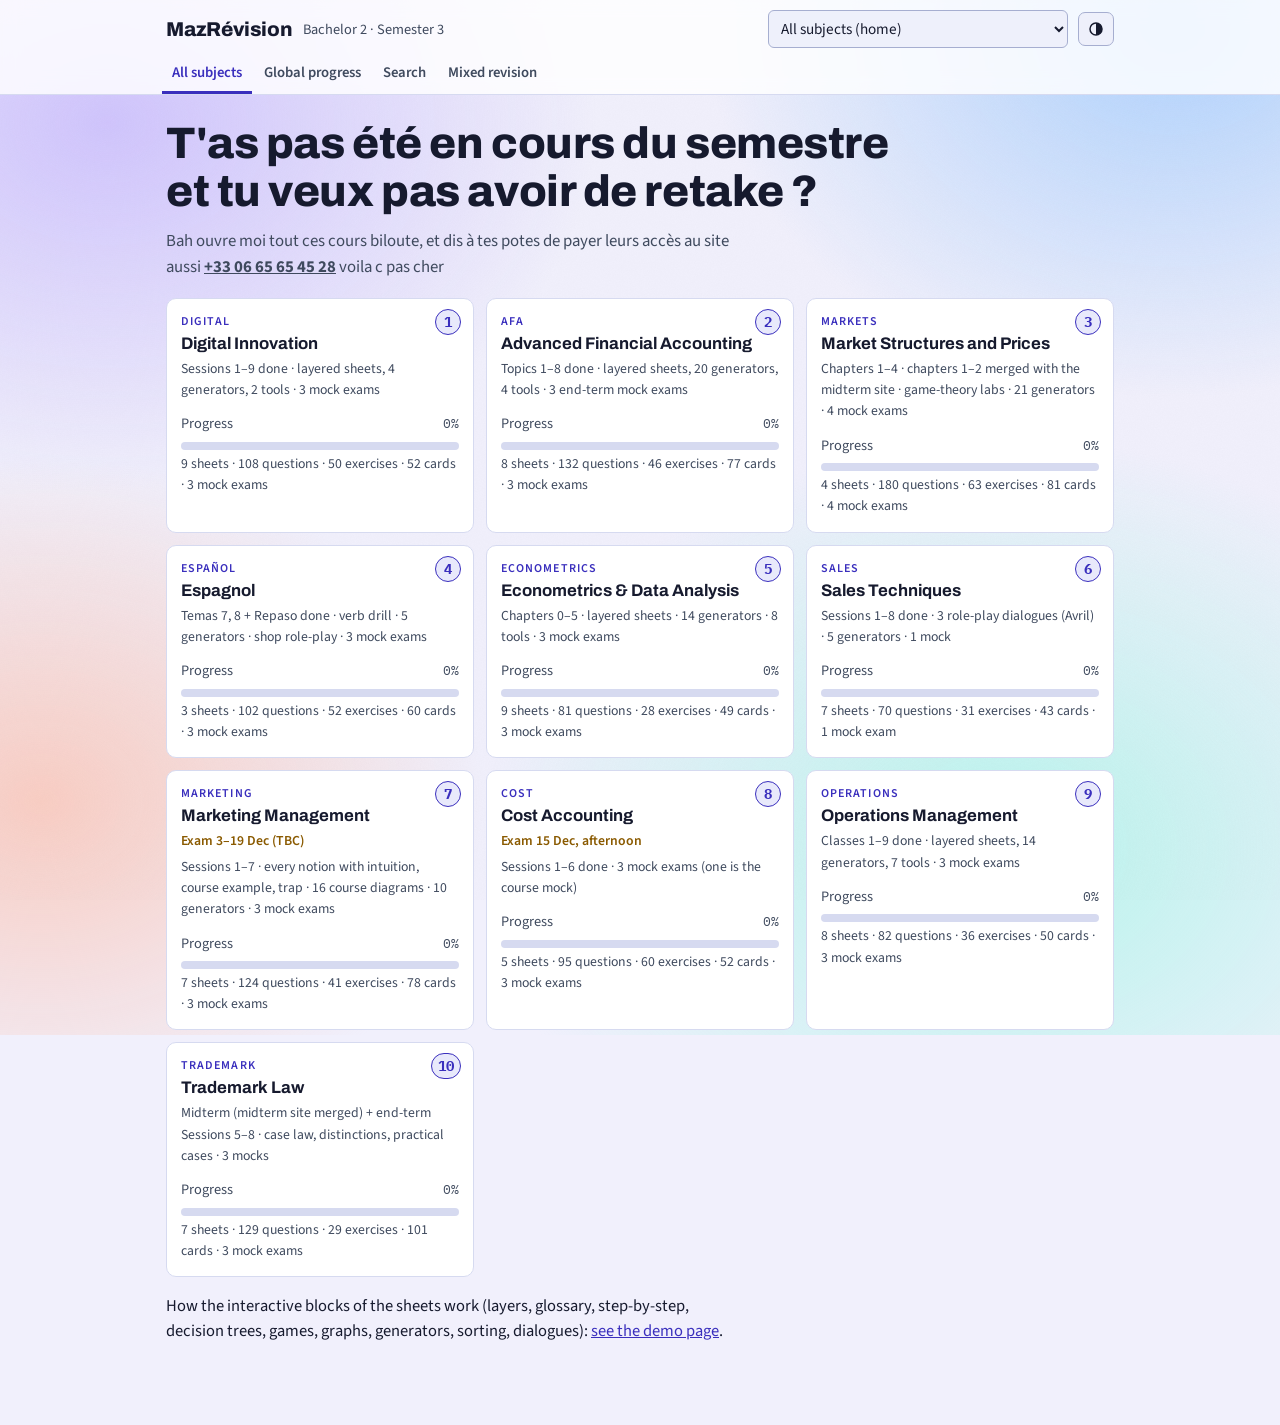
<file: site/index.html>
<!doctype html>
<html lang="en">
<head>
<meta charset="utf-8">
<meta name="viewport" content="width=device-width,initial-scale=1,viewport-fit=cover">
<title>MazRévision</title>
<!-- theme chosen with the header toggle, applied before the first paint -->
<script>try{var p=JSON.parse(localStorage.getItem('revledger:prefs')||'{}');if(p.theme==='light'||p.theme==='dark')document.documentElement.setAttribute('data-theme',p.theme)}catch(e){}</script>
<link rel="preconnect" href="https://fonts.googleapis.com">
<link rel="preconnect" href="https://fonts.gstatic.com" crossorigin>
<link rel="stylesheet" href="https://fonts.googleapis.com/css2?family=Archivo:wght@500;700;800&family=Source+Sans+3:ital,wght@0,400;0,600;0,700;1,400&family=IBM+Plex+Mono:wght@400;500&display=swap">
<link rel="stylesheet" href="assets/style.css">
</head>
<body>
<header class="top" id="top"></header>
<main id="main"><noscript><p>This site needs JavaScript to run.</p></noscript></main>

<!-- 1. Engine (always first) -->
<script src="assets/engine.js"></script>
<script src="assets/widgets.js"></script>

<!-- 2. Catalogue: the ten subjects (name, short name). Display order = SUBJECT_ORDER in assets/engine.js (exam order), not this list. A subject without a loaded file shows as "not added yet". -->
<script>
Rev.catalog([
  {slug:'digital-innovation',    name:'Digital Innovation',              short:'Digital'},
  {slug:'afa',                   name:'Advanced Financial Accounting',   short:'AFA'},
  {slug:'market-structures',     name:'Market Structures and Price',     short:'Markets'},
  {slug:'espagnol',              name:'Espagnol',                        short:'Español'},
  {slug:'econometrics',          name:'Econometrics & Data Analysis',    short:'Econometrics'},
  {slug:'sales-techniques',      name:'Sales Techniques',                short:'Sales'},
  {slug:'marketing-management',  name:'Marketing Management',            short:'Marketing'},
  {slug:'cost-accounting',       name:'Cost Accounting',                 short:'Cost'},
  {slug:'operations-management', name:'Operations Management',           short:'Operations'},
  {slug:'trademark-law',         name:'Trademark Law',                   short:'Trademark'}
]);
</script>

<!-- 3. Shared modules (before the subjects that use them) -->
<script src="modules/accounting.js"></script>
<script src="modules/law.js"></script>

<!-- 4. Subjects: one tag per file in subjects/ (any order: the display order comes from SUBJECT_ORDER) -->
<script src="subjects/digital-innovation.js"></script>
<script src="subjects/afa.js"></script>
<script src="subjects/market-structures.js"></script>
<script src="subjects/espagnol.js"></script>
<script src="subjects/econometrics.js"></script>
<script src="subjects/sales-techniques.js"></script>
<script src="subjects/marketing-management.js"></script>
<script src="subjects/cost-accounting.js"></script>
<script src="subjects/operations-management.js"></script>
<script src="subjects/trademark-law.js"></script>

<!-- 5. Site-wide pages across all subjects (#search, #mixed) -->
<script src="assets/hub.js"></script>
</body>
</html>
</file>
<file: site/assets/style.css>
/* MazRévision: shared design, taken from the AFA Revision Ledger.
   Every colour is a token on :root, redefined for dark mode (system setting, or the header toggle through data-theme).
   Layout: sticky header (brand, subject selector, theme toggle, section tabs), single reading column (max 980px). */
:root{
  --paper:#eef0fb; --surface:#ffffff; --ink:#161a2e; --muted:#3f4a5e; --rule:#d6daf0; --rule-strong:#a6aed0;
  --ledger:#3a2fbd; --ledger-soft:#e8e9fb; --debit:#1f4c8c; --credit:#a3342b;
  --ok:#1f7a45; --ok-soft:#e2f3e8; --bad:#b0352a; --bad-soft:#f8e4e1; --warn:#8a5a00; --warn-soft:#fbf0d9;
  --f-display:"Archivo","Helvetica Neue",Arial,sans-serif;
  --f-body:"Source Sans 3","Segoe UI",system-ui,sans-serif;
  --f-mono:"IBM Plex Mono",ui-monospace,"SFMono-Regular",Menlo,monospace;
  color-scheme:light;
}
@media (prefers-color-scheme: dark){:root:not([data-theme="light"]){
  --paper:#0b1026; --surface:#141b36; --ink:#e8ecf8; --muted:#b4bdd8; --rule:#283056; --rule-strong:#475184;
  --ledger:#bcc8ff; --ledger-soft:#232a5c; --debit:#86aef0; --credit:#ef8f84;
  --ok:#5fcb8a; --ok-soft:#163223; --bad:#f0897d; --bad-soft:#3a1d1a; --warn:#e5b65c; --warn-soft:#352a14; color-scheme:dark}}
:root[data-theme="dark"]{
  --paper:#0b1026; --surface:#141b36; --ink:#e8ecf8; --muted:#b4bdd8; --rule:#283056; --rule-strong:#475184;
  --ledger:#bcc8ff; --ledger-soft:#232a5c; --debit:#86aef0; --credit:#ef8f84;
  --ok:#5fcb8a; --ok-soft:#163223; --bad:#f0897d; --bad-soft:#3a1d1a; --warn:#e5b65c; --warn-soft:#352a14; color-scheme:dark}

/* ===== BACKGROUND (mesh gradient): the only place to change the colours of the page background =====
   --bg-base = flat colour under the blobs (also the fallback); --bg-1..4 = the four blobs (violet, blue, turquoise, pink/coral).
   Light theme here, dark theme in the two dark blocks right below. Drift speed: --bg-drift. */
:root{
  --bg-base:#f1f0fc; --bg-1:rgba(196,181,253,.75); --bg-2:rgba(147,197,253,.70); --bg-3:rgba(153,246,228,.65); --bg-4:rgba(253,186,164,.65);
  --bg-grain:.05; --bg-drift:55s; --glass:rgba(255,255,255,.82);
}
@media (prefers-color-scheme: dark){:root:not([data-theme="light"]){
  --bg-base:#0a0f26; --bg-1:rgba(109,52,214,.40); --bg-2:rgba(37,99,235,.36); --bg-3:rgba(20,184,166,.24); --bg-4:rgba(236,72,153,.22);
  --bg-grain:.07; --glass:rgba(20,27,54,.80)}}
:root[data-theme="dark"]{
  --bg-base:#0a0f26; --bg-1:rgba(109,52,214,.40); --bg-2:rgba(37,99,235,.36); --bg-3:rgba(20,184,166,.24); --bg-4:rgba(236,72,153,.22);
  --bg-grain:.07; --glass:rgba(20,27,54,.80)}
body{background:var(--bg-base)}
/* fixed layers behind everything: blobs (drifting) and grain (static); no blur filter, no fixed attachment */
body::before,body::after{content:"";position:fixed;pointer-events:none;z-index:-1}
body::before{inset:-15%;
  background:
    radial-gradient(42% 45% at 18% 22%,var(--bg-1),transparent 70%),
    radial-gradient(40% 45% at 82% 14%,var(--bg-2),transparent 70%),
    radial-gradient(45% 50% at 72% 84%,var(--bg-3),transparent 70%),
    radial-gradient(38% 42% at 14% 80%,var(--bg-4),transparent 70%);
  will-change:transform}
body::after{inset:0;opacity:var(--bg-grain);background-image:url("data:image/svg+xml,%3Csvg xmlns='http://www.w3.org/2000/svg' width='160' height='160'%3E%3Cfilter id='n'%3E%3CfeTurbulence type='fractalNoise' baseFrequency='.85' numOctaves='2' stitchTiles='stitch'/%3E%3CfeColorMatrix values='0 0 0 0 .5 0 0 0 0 .5 0 0 0 0 .5 0 0 0 1 0'/%3E%3C/filter%3E%3Crect width='160' height='160' filter='url(%23n)'/%3E%3C/svg%3E")}
@media (prefers-reduced-motion:no-preference){body::before{animation:bg-drift var(--bg-drift) ease-in-out infinite alternate}}
@keyframes bg-drift{from{transform:translate3d(-2%,-1.5%,0) scale(1)}to{transform:translate3d(2.5%,2%,0) scale(1.06)}}
@media print{body::before,body::after{display:none}}
*{box-sizing:border-box}
html{-webkit-text-size-adjust:100%;text-size-adjust:100%}
body{margin:0;color:var(--ink);font-family:var(--f-body);font-size:16.5px;line-height:1.55;padding-bottom:env(safe-area-inset-bottom,0px)}
img{max-width:100%}
[hidden]{display:none!important}
a{color:var(--ledger)}
.sr-only{position:absolute;width:1px;height:1px;padding:0;margin:-1px;overflow:hidden;clip:rect(0,0,0,0);white-space:nowrap;border:0}

/* ---------- header ---------- */
header.top{position:sticky;top:0;z-index:10;background:var(--surface);border-bottom:1px solid var(--rule);padding-top:env(safe-area-inset-top,0px)}
.top-inner{max-width:980px;margin:0 auto;padding:10px 16px 0;display:flex;flex-direction:column;gap:6px}
.bar-row{display:flex;align-items:center;gap:10px;min-width:0}
.brand{flex:none;color:var(--ink);text-decoration:none;font-family:var(--f-display);font-weight:800;font-size:1.25rem;letter-spacing:-.01em;white-space:nowrap}
.tagline{flex:1 1 0;min-width:0;color:var(--muted);font-size:.9rem;white-space:nowrap;overflow:hidden;text-overflow:ellipsis;padding-top:3px}
.home-btn{flex:none;display:inline-flex;align-items:center;gap:6px;height:34px;padding:0 10px;border:1px solid var(--rule-strong);border-radius:7px;background:var(--paper);color:var(--ink);font:600 .9rem var(--f-body);text-decoration:none}
.home-btn svg{width:18px;height:18px;flex:none}.home-btn:hover{border-color:var(--ledger);color:var(--ledger)}
.leave-box{border-color:var(--warn);background:var(--warn-soft);margin:0 0 16px}.leave-box p{margin:0 0 10px}.leave-box .row{display:flex;gap:8px;flex-wrap:wrap}
.subj-sel{margin-left:auto;flex:0 1 300px;min-width:0}
.theme-btn{flex:none;display:inline-grid;place-items:center;width:36px;height:34px;padding:0;border:1px solid var(--rule-strong);border-radius:7px;background:var(--paper);color:var(--ink);cursor:pointer}
.theme-btn svg{width:18px;height:18px}
nav.tabs{display:flex;gap:2px;overflow-x:auto;scrollbar-width:thin;margin:0 -4px}
nav.tabs a{font:600 .92rem var(--f-body);color:var(--muted);text-decoration:none;border-bottom:3px solid transparent;padding:8px 10px;white-space:nowrap}
nav.tabs a[aria-current="page"]{color:var(--ledger);border-bottom-color:var(--ledger)}
nav.tabs a:hover{color:var(--ink)}
@media (max-width:700px){.tagline{display:none}.subj-sel{flex:1 1 auto;max-width:none}}
@media (max-width:420px){.brand{font-size:1.02rem}.home-btn{width:36px;padding:0;justify-content:center}.home-btn span{display:none}}
a:focus-visible,button:focus-visible,select:focus-visible,input:focus-visible,summary:focus-visible,[tabindex]:focus-visible{outline:2px solid var(--ledger);outline-offset:2px}

@supports ((backdrop-filter:blur(8px)) or (-webkit-backdrop-filter:blur(8px))){header.top{background:var(--glass);-webkit-backdrop-filter:blur(10px);backdrop-filter:blur(10px)}}

/* ---------- reading column and sheet typography ---------- */
main{max-width:980px;margin:0 auto;padding-inline:16px;padding-block:24px 64px}
h2{font-family:var(--f-display);font-weight:800;font-size:1.75rem;line-height:1.15;margin:0 0 6px;text-wrap:balance;letter-spacing:-.01em}
h3{font-family:var(--f-display);font-weight:700;font-size:1.2rem;margin:34px 0 10px;text-wrap:balance;padding-top:14px;border-top:1px solid var(--rule)}
h4{font-family:var(--f-display);font-weight:700;font-size:1rem;margin:18px 0 6px}
p,li{max-width:72ch}
ul,ol{padding-left:1.25em;margin:8px 0}
li{margin:3px 0}
.lede{color:var(--muted);font-size:1.05rem;margin:0 0 18px}
.eyebrow{font:600 .75rem var(--f-body);text-transform:uppercase;letter-spacing:.09em;color:var(--ledger)}
code,.num{font-family:var(--f-mono);font-size:.92em}
.formula{font-family:var(--f-mono);font-size:.92rem;background:var(--ledger-soft);border-left:3px solid var(--ledger);padding:10px 12px;margin:10px 0;border-radius:0 6px 6px 0;overflow-x:auto;white-space:pre-wrap}
.trap{background:var(--warn-soft);border:1px solid color-mix(in srgb,var(--warn) 35%,transparent);border-radius:8px;padding:10px 14px;margin:14px 0}
.trap>b:first-child{color:var(--warn);font-size:.78rem;text-transform:uppercase;letter-spacing:.08em;display:block;margin-bottom:2px}
.note{background:var(--surface);border:1px dashed var(--rule-strong);border-radius:8px;padding:10px 14px;margin:14px 0;color:var(--muted);font-size:.95rem}
.note b:first-child{color:var(--ink)}
.tbl{overflow-x:auto;margin:10px 0}
table{border-collapse:collapse;font-size:.95rem;min-width:100%}
th,td{padding:6px 10px;border-bottom:1px solid var(--rule);text-align:left;vertical-align:top}
th{font:600 .78rem var(--f-body);text-transform:uppercase;letter-spacing:.06em;color:var(--muted);border-bottom:1px solid var(--rule-strong)}
td.n,th.n{text-align:right;font-family:var(--f-mono);font-variant-numeric:tabular-nums;white-space:nowrap}
table.je{background:var(--surface);border:1px solid var(--rule);border-radius:6px}
table.je td.dr{color:var(--debit)} table.je td.cr{color:var(--credit)}
table.je td.acc.credit{padding-left:34px}
table.je td.type{font-family:var(--f-mono);font-size:.82rem;color:var(--muted);white-space:nowrap}
.ex{background:var(--surface);border:1px solid var(--rule);border-left:4px solid var(--debit);border-radius:0 8px 8px 0;margin:14px 0;padding:0 14px}
.ex>.ex-h{padding:10px 0 6px;font-weight:600;display:flex;gap:8px;align-items:baseline;flex-wrap:wrap;border-bottom:1px solid var(--rule);margin-bottom:8px}
.ex>.ex-h .tag{margin-left:auto;font:500 .72rem var(--f-mono);color:var(--muted);white-space:nowrap;text-transform:uppercase;letter-spacing:.04em}
.ex>.ex-b{padding:0 0 12px}
.ex>.ex-b>:first-child{margin-top:0}
.grid2{display:grid;grid-template-columns:repeat(auto-fit,minmax(260px,1fr));gap:14px}
.grid2>*{min-width:0}
.panel{background:var(--surface);border:1px solid var(--rule);border-radius:10px;padding:14px 16px}
.panel h4{margin-top:0}
.panel .meta{color:var(--muted);font-size:.88rem;margin:8px 0 0}
.pill{display:inline-block;font:600 .72rem var(--f-body);letter-spacing:.05em;text-transform:uppercase;padding:2px 8px;border-radius:99px;background:var(--ledger-soft);color:var(--ledger)}
.pill.src{background:transparent;border:1px solid var(--rule-strong);color:var(--muted)}
.btn{font:600 .95rem var(--f-body);border-radius:7px;padding:8px 14px;border:1px solid var(--ledger);background:var(--ledger);color:var(--surface);cursor:pointer}
a.btn,label.btn{text-decoration:none;display:inline-block}
.btn.ghost{background:transparent;color:var(--ledger)}
.btn.small{padding:5px 10px;font-size:.85rem}
.btn:disabled{opacity:.45;cursor:default}
.row{display:flex;gap:10px;flex-wrap:wrap;align-items:center}
select,input[type=text]{font:inherit;font-size:.95rem;color:var(--ink);background:var(--paper);border:1px solid var(--rule-strong);border-radius:6px;padding:6px 8px;max-width:100%}
.filters{display:flex;gap:8px;flex-wrap:wrap;margin:6px 0 16px}
.chip{font:600 .85rem var(--f-body);border:1px solid var(--rule-strong);background:var(--surface);color:var(--muted);border-radius:99px;padding:5px 12px;cursor:pointer}
a.chip{text-decoration:none;display:inline-block}
.chip[aria-pressed="true"],.chip[aria-current="page"]{background:var(--ledger);border-color:var(--ledger);color:var(--surface)}
.ok-t{color:var(--ok)} .ko-t{color:var(--bad)}
.done-mark{color:var(--ok);font-weight:600}

/* ---------- home, overview and sheet navigation ---------- */
.toc{display:grid;grid-template-columns:repeat(auto-fit,minmax(210px,1fr));gap:12px;margin:16px 0}
.toc a,.toc button{text-align:left;font:inherit;color:var(--ink);text-decoration:none;background:var(--surface);border:1px solid var(--rule);border-radius:10px;padding:14px;cursor:pointer;display:flex;flex-direction:column;gap:4px;min-width:0}
.toc a:hover,.toc button:hover{border-color:var(--ledger)}
.toc b{font-family:var(--f-display);font-size:1.02rem}
.toc small{color:var(--muted)}
.toc small.done-mark{color:var(--ok)}
.subjects{display:grid;grid-template-columns:repeat(auto-fill,minmax(260px,1fr));gap:12px;margin:16px 0}
.subj{display:flex;flex-direction:column;gap:4px;background:var(--surface);border:1px solid var(--rule);border-radius:10px;padding:14px;color:var(--ink);text-decoration:none;min-width:0}
.subj:hover{border-color:var(--ledger)}
.subj b{font-family:var(--f-display);font-size:1.05rem;line-height:1.25}
.subj small{color:var(--muted)}
.subj .stat{margin:8px 0 2px}
.subj.todo{background:transparent;border-style:dashed}
.subj.todo b{color:var(--muted)}
.sheetnav{display:flex;gap:8px;flex-wrap:wrap;align-items:center;margin:0 0 20px}
.sheetnav .pill{margin-left:auto}
.pager{display:flex;gap:10px;flex-wrap:wrap;align-items:center;margin-top:36px;padding-top:14px;border-top:1px solid var(--rule)}
.pager .nav{margin-left:auto;display:flex;gap:8px;flex-wrap:wrap}
hr.sep{border:0;border-top:2px solid var(--rule-strong);margin:40px 0}

/* ---------- quiz and exercises ---------- */
.qcard{background:var(--surface);border:1px solid var(--rule);border-radius:12px;padding:18px}
.qmeta{display:flex;gap:8px;flex-wrap:wrap;align-items:center;margin-bottom:10px;color:var(--muted);font-size:.85rem}
.qtext{font-size:1.08rem;font-weight:600;margin:0 0 12px;white-space:pre-line}
.opts{display:flex;flex-direction:column;gap:8px}
.opt{text-align:left;font:inherit;color:var(--ink);background:var(--paper);border:1px solid var(--rule-strong);border-radius:8px;padding:9px 12px;cursor:pointer;display:flex;gap:10px}
.opt .k{font-family:var(--f-mono);color:var(--muted)}
.opt:hover:not(:disabled){border-color:var(--ledger)}
.opt[aria-pressed="true"]{background:var(--ledger-soft);border-color:var(--ledger)}
.opt.right{background:var(--ok-soft);border-color:var(--ok)}
.opt.wrong{background:var(--bad-soft);border-color:var(--bad)}
.opt:disabled{cursor:default}
.feedback{margin-top:14px;padding:12px 14px;border-radius:8px;background:var(--paper);border:1px solid var(--rule)}
.feedback.ok b.v{color:var(--ok)} .feedback.ko b.v{color:var(--bad)}
.score{font-family:var(--f-mono);font-size:.9rem;color:var(--muted)}
.drill{background:var(--surface);border:1px solid var(--rule);border-radius:12px;padding:16px;margin:0 0 16px}
.drill .prompt{margin:6px 0 12px}
.xcard .xtitle{color:var(--ink)}
.xstat{margin-left:auto}
.result{margin-top:10px;font-size:.95rem}
.result.ok{color:var(--ok)} .result.ko{color:var(--bad)}
.box:not(:empty){margin-top:12px}
.answer{margin:6px 0 10px}
.hint{font-size:.9rem;color:var(--muted);margin:8px 0 0}
.ansrow{display:flex;gap:8px;align-items:center;flex-wrap:wrap;margin-top:10px;font-weight:600}
.ansrow input{width:150px;font-family:var(--f-mono);text-align:right}
.ansrow input.txt{width:min(100%,340px);font-family:var(--f-body);text-align:left}
.ansrow .unit{color:var(--muted);font-weight:400}
input.good,select.good{background:var(--ok-soft);border-color:var(--ok)}
input.bad,select.bad{background:var(--bad-soft);border-color:var(--bad)}
input.warn{background:var(--warn-soft);border-color:var(--warn)}
.part{margin-top:14px;padding-top:10px;border-top:1px dashed var(--rule)}
.part-q{font-weight:600}
.part .ansrow{margin-top:6px}
.mrow{display:grid;grid-template-columns:minmax(0,1fr) minmax(0,1fr);gap:6px 12px;align-items:center;padding:7px 0;border-bottom:1px solid var(--rule)}
.mrow select{width:100%}
.mrow.good label{color:var(--ok)} .mrow.bad label{color:var(--bad)}
@media (max-width:560px){.mrow{grid-template-columns:minmax(0,1fr)}}
.olist{list-style:none;padding:0;margin:8px 0;display:flex;flex-direction:column;gap:6px}
.olist li{max-width:none;margin:0;display:flex;gap:10px;align-items:center;background:var(--paper);border:1px solid var(--rule-strong);border-radius:8px;padding:6px 8px}
.olist .n{font-family:var(--f-mono);color:var(--muted);min-width:1.4em;text-align:right}
.olist .t{flex:1;min-width:0}
.olist .mv{display:flex;gap:4px}
.olist .mv button{width:34px;height:32px;border:1px solid var(--rule-strong);border-radius:6px;background:var(--surface);color:var(--ink);cursor:pointer;font-size:1rem}
.olist .mv button:disabled{opacity:.35;cursor:default}
.olist li.good{background:var(--ok-soft);border-color:var(--ok)}
.olist li.bad{background:var(--bad-soft);border-color:var(--bad)}

/* ---------- flashcards ---------- */
.fc-wrap{display:flex;flex-direction:column;align-items:center;gap:14px}
.fc{width:100%;max-width:620px;min-height:220px;background:var(--surface);border:1px solid var(--rule-strong);border-radius:14px;padding:22px;display:flex;flex-direction:column;justify-content:center;cursor:pointer;position:relative;
  background-image:repeating-linear-gradient(to bottom,transparent 0,transparent 31px,var(--rule) 31px,var(--rule) 32px);background-position:0 54px}
.fc .side{position:absolute;top:10px;left:14px;font:600 .7rem var(--f-body);text-transform:uppercase;letter-spacing:.08em;color:var(--muted)}
.fc .face{font-size:1.15rem;white-space:pre-line;background:var(--surface);padding:2px 0}
.fc.back .face{font-size:1rem}

/* ---------- progress ---------- */
.bar{height:8px;background:var(--rule);border-radius:99px;overflow:hidden}
.bar>i{display:block;height:100%;background:var(--ledger)}
.stat{display:flex;justify-content:space-between;gap:10px;font-size:.9rem;color:var(--muted);margin:10px 0 4px}
.confirm{display:inline-flex;gap:8px;align-items:center;flex-wrap:wrap}
@media (prefers-reduced-motion:no-preference){.opt,.chip,.toc a,.toc button,.subj{transition:border-color .15s,background .15s}}

/* ---------- mock exams ---------- */
.mocklist{display:grid;grid-template-columns:repeat(auto-fit,minmax(260px,1fr));gap:14px;margin:16px 0}
.mock-card{display:flex;flex-direction:column}
.mock-card h4{margin:2px 0 0;font-size:1.1rem}
.mock-card p{margin:6px 0}
.mock-card .row{margin-top:auto;padding-top:10px}
.facts{display:grid;grid-template-columns:auto minmax(0,1fr);gap:4px 16px;margin:0 0 6px}
.facts dt{color:var(--muted);font-size:.92rem}
.facts dd{margin:0}
.qnav{display:flex;flex-wrap:wrap;gap:6px;margin:10px 0 18px}
.qnav button{min-width:34px;font:600 .82rem var(--f-mono);padding:5px 6px;border:1px solid var(--rule-strong);border-radius:6px;color:var(--muted);background:var(--surface);cursor:pointer}
.qnav button.done{background:var(--ledger-soft);border-color:var(--ledger);color:var(--ledger)}
.qnav button.full{background:var(--ok-soft);border-color:var(--ok);color:var(--ok)}
.qnav button.part,.qnav button.self{background:var(--warn-soft);border-color:var(--warn);color:var(--warn)}
.qnav button.zero{background:var(--bad-soft);border-color:var(--bad);color:var(--bad)}
.msec h3 .pill{vertical-align:middle}
.mq{scroll-margin-top:130px}
.mq .qmeta .pill{margin-left:auto}
.mq .prompt{overflow-x:auto}
.ppts{font-weight:400;color:var(--muted);font-size:.88rem;white-space:nowrap}
.part-a{margin:6px 0}
.mockbar{position:fixed;left:0;right:0;bottom:0;z-index:20;background:var(--surface);border-top:1px solid var(--rule-strong);padding:8px 16px calc(8px + env(safe-area-inset-bottom,0px));box-shadow:0 -4px 14px color-mix(in srgb,var(--ink) 8%,transparent)}
.mockbar-in{max-width:980px;margin:0 auto;display:flex;gap:6px 14px;align-items:center;flex-wrap:wrap}
.timer{font:600 1.2rem var(--f-mono);font-variant-numeric:tabular-nums}
.timer.low{color:var(--bad)}
.mockbar .answered{color:var(--muted);font-size:.9rem}
.mb-act{margin-left:auto}
.mock-spacer{height:110px}
.mock-score .scorebig{font:800 2.6rem/1.1 var(--f-display);margin:4px 0;font-variant-numeric:tabular-nums}
.mock-score .scorebig small{font-size:1.25rem;color:var(--muted);font-weight:700}
.warn-t{color:var(--warn)}
.mres:not(:empty){margin-top:14px;padding-top:10px;border-top:1px dashed var(--rule-strong)}
.verdict{font-weight:600;margin:0 0 8px}
.rubric-box{margin:8px 0}
.rubric{list-style:none;padding:0;margin:6px 0 0}
.rubric li{display:flex;gap:10px;align-items:flex-start;padding:5px 0;max-width:none;border-bottom:1px solid var(--rule)}
.rubric input{margin-top:5px;width:18px;height:18px;flex:none;accent-color:var(--ledger)}
.rubric label{flex:1;min-width:0}
.rubric .rp{font-family:var(--f-mono);font-size:.85rem;color:var(--muted);white-space:nowrap}
textarea{font:inherit;font-size:.95rem;color:var(--ink);background:var(--paper);border:1px solid var(--rule-strong);border-radius:6px;padding:8px 10px;width:100%;max-width:100%;resize:vertical;display:block}
textarea:focus-visible{outline:2px solid var(--ledger);outline-offset:2px}
.sheetlink{font-size:.92rem;margin:10px 0 0}
/* print version of a mock exam */
.print-doc{background:var(--surface);border:1px solid var(--rule);border-radius:10px;padding:20px;margin-top:16px}
.print-doc[data-mode="paper"] .print-key,.print-doc[data-mode="key"] .print-paper{display:none}
.print-key{margin-top:32px;padding-top:20px;border-top:2px dashed var(--rule-strong)}
.print-doc[data-mode="key"] .print-key{margin-top:0;padding-top:0;border-top:0}
.p-head{border-bottom:2px solid var(--ink);padding-bottom:8px;margin-bottom:14px}
.p-head p{margin:4px 0}
.p-q{margin:14px 0;padding-top:10px;border-top:1px solid var(--rule)}
.p-q h4{margin:0 0 6px;display:flex;flex-wrap:wrap;gap:2px 10px;align-items:baseline}
.p-q h4 span{margin-left:auto;font:500 .82rem var(--f-mono);color:var(--muted);text-align:right}
.p-opts{margin:6px 0 0;padding-left:1.8em}
.p-part{margin-top:10px}
.p-ans{margin:10px 0;display:flex;gap:8px;align-items:flex-end;flex-wrap:wrap}
.p-line{display:inline-block;width:min(160px,40vw);border-bottom:1px solid var(--ink);height:1.3em}
.p-lines{height:calc(var(--n,6) * 1.9em);background:repeating-linear-gradient(to bottom,transparent 0,transparent calc(1.9em - 1px),var(--rule-strong) calc(1.9em - 1px),var(--rule-strong) 1.9em)}
.p-order{list-style:none;padding:0}
.p-box{display:inline-block;width:1.7em;height:1.4em;border:1px solid var(--ink);border-radius:3px;vertical-align:middle;margin-right:8px}
table.p-je td{height:1.9em;border:1px solid var(--rule)}
@media print{
  :root,:root:not([data-theme="light"]),:root[data-theme="dark"]{
    --paper:#fff;--surface:#fff;--ink:#000;--muted:#444;--rule:#bbb;--rule-strong:#777;
    --ledger:#1b6a50;--ledger-soft:#eef5f1;--debit:#1f4c8c;--credit:#a3342b;
    --ok:#1f7a45;--ok-soft:#fff;--bad:#b0352a;--bad-soft:#fff;--warn:#8a5a00;--warn-soft:#fff;color-scheme:light}
  header.top,.noprint,.mockbar,.qnav{display:none!important}
  body{font-size:11pt;background:#fff}
  main{max-width:none;padding:0}
  .print-doc{border:0;padding:0;margin:0;border-radius:0}
  .print-key{break-before:page;border-top:0;margin-top:0;padding-top:0}
  .p-q,.formula,table,.answer{break-inside:avoid}
  h3{break-after:avoid}
  a{color:inherit;text-decoration:none}
  .tbl{overflow:visible}
}

/* ---------- interactive blocks (assets/widgets.js) ---------- */
.olist .grip{cursor:grab;color:var(--muted);touch-action:none;user-select:none;padding:2px 4px;font-size:1.05rem;line-height:1}
.olist li.dragging{opacity:.55;border-style:dashed}
.olist li.drop-before{box-shadow:0 -3px 0 var(--ledger)}
.olist li.drop-after{box-shadow:0 3px 0 var(--ledger)}
/* layered notion */
.notion{margin:0 0 8px}
.notion>h3{scroll-margin-top:120px}
.ess{background:var(--surface);border:1px solid var(--rule);border-left:4px solid var(--ledger);border-radius:0 10px 10px 0;padding:10px 14px;margin:8px 0 10px}
.ess-k{display:block;font:600 .7rem var(--f-body);text-transform:uppercase;letter-spacing:.09em;color:var(--ledger);margin-bottom:2px}
.ess p{margin:4px 0}
.layer{border:1px solid var(--rule);border-radius:8px;margin:8px 0;background:var(--surface)}
.layer>.lh{display:flex;gap:10px;align-items:baseline;flex-wrap:wrap;padding:8px 12px 4px;font-weight:600}
.layer .lk{font:600 .72rem var(--f-body);text-transform:uppercase;letter-spacing:.08em;padding:2px 8px;border-radius:99px;background:var(--ledger-soft);color:var(--ledger);white-space:nowrap}
.layer.l-understand{border-left:4px solid var(--ledger);border-radius:0 8px 8px 0}
.layer.l-example{border-left:4px solid var(--debit);border-radius:0 8px 8px 0}
.layer.l-example .lk{background:color-mix(in srgb,var(--debit) 14%,transparent);color:var(--debit)}
.layer.l-trap{border-left:4px solid var(--warn);border-radius:0 8px 8px 0;background:color-mix(in srgb,var(--warn-soft) 45%,var(--surface))}
.layer.l-trap .lk{background:var(--warn-soft);color:var(--warn)}
.layer .lt{font-weight:600;min-width:0}
.layer>.lb{padding:2px 14px 12px}
.layer>.lb>:first-child{margin-top:4px}
.layer .ex{border-left-width:1px;border-radius:8px}
.tryit{border:1px dashed var(--ledger);border-radius:10px;padding:10px 14px;margin:10px 0;background:var(--paper)}
.try-k{font:600 .72rem var(--f-body);text-transform:uppercase;letter-spacing:.09em;color:var(--ledger)}
.try-q{font-weight:600;margin:4px 0 8px}
.nstat{display:flex;gap:8px;flex-wrap:wrap;align-items:center;font-size:.88rem;color:var(--muted);margin:6px 0 4px}
.chip.warnchip[aria-pressed="true"]{background:var(--warn);border-color:var(--warn)}
.sheet-toc{background:var(--surface);border:1px solid var(--rule);border-radius:10px;padding:10px 14px;margin:0 0 18px}
.sheet-toc .toc-head{display:flex;gap:10px;align-items:center;justify-content:space-between;flex-wrap:wrap}
.sheet-toc ol{list-style:none;padding:0;margin:8px 0 0;display:grid;grid-template-columns:repeat(auto-fill,minmax(220px,1fr));gap:4px 14px}
.sheet-toc li{margin:0;max-width:none}
.sheet-toc li button{font:inherit;font-size:.92rem;color:var(--ledger);background:none;border:0;padding:3px 0;cursor:pointer;text-align:left;display:flex;gap:6px;width:100%}
.sheet-toc li button span:first-child{flex:1;min-width:0}
.sheet-toc .ns{color:var(--ok);font-weight:700}
h3[tabindex="-1"]:focus{outline:none}
/* glossary */
.gl{text-decoration:underline dotted var(--ledger);text-decoration-thickness:1.5px;text-underline-offset:3px;cursor:help}
.gl:focus-visible{outline:2px solid var(--ledger);outline-offset:1px;border-radius:2px}
.gl-pop{position:absolute;z-index:40;background:var(--surface);color:var(--ink);border:1px solid var(--rule-strong);border-radius:8px;padding:9px 12px;box-shadow:0 6px 22px color-mix(in srgb,var(--ink) 16%,transparent);font-size:.92rem;line-height:1.45;display:flex;flex-direction:column;gap:3px}
.gl-pop b{font-family:var(--f-display)}
.gl-pop a{font-size:.85rem}
dl.gloss{margin:0}
.gl-letter{font:800 1.1rem var(--f-display);color:var(--ledger);border-bottom:1px solid var(--rule);margin:18px 0 4px;padding-bottom:2px}
.gl-item{padding:6px 0;border-bottom:1px solid var(--rule)}
.gl-item dt{font-weight:700}
.gl-item dt small{font-weight:400;color:var(--muted)}
.gl-item dd{margin:2px 0 0;max-width:80ch}
.gl-topic{font-size:.85rem;white-space:nowrap}
/* shared */
.w{margin:12px 0}
.w-title{font-family:var(--f-display);font-weight:700;margin:0 0 8px}
.st-intro{margin:0 0 10px}
.stepper,.tree,.game,.play,.plotw,.genw,.dialog{background:var(--surface);border:1px solid var(--rule);border-radius:12px;padding:14px 16px}
.st-list{margin:10px 0;padding-left:1.4em}
.st-list li{margin:6px 0;max-width:none}
.st-new{animation:stIn .25s ease-out}
@keyframes stIn{from{opacity:0;transform:translateY(-3px)}to{opacity:1;transform:none}}
@media (prefers-reduced-motion:reduce){.st-new{animation:none}}
/* decision tree */
.crumbs{list-style:none;padding:0;margin:4px 0 10px;display:flex;flex-direction:column;gap:4px}
.crumbs li{margin:0;max-width:none}
.crumb{font:inherit;font-size:.9rem;text-align:left;color:var(--ink);background:var(--paper);border:1px solid var(--rule);border-left:3px solid var(--ledger);border-radius:0 6px 6px 0;padding:4px 10px;cursor:pointer;width:100%}
.crumb:disabled{cursor:default}
.crumb .cq{color:var(--muted)}
.tq{font-weight:700;margin:4px 0 8px}
.tree-end{border:1px solid var(--ok);background:var(--ok-soft);border-radius:10px;padding:10px 14px}
.te-c{font:700 1.08rem var(--f-display);margin:2px 0 6px}
.case-box{background:var(--paper);border:1px solid var(--rule-strong);border-radius:8px;padding:8px 12px;margin:0 0 10px}
.tree-map ul{margin:4px 0 4px 6px;padding-left:16px;border-left:1px solid var(--rule-strong)}
.tree-map li{margin:4px 0;max-width:none}
.tm-q{font-weight:600}
.tm-end{color:var(--ok);font-weight:600}
/* games */
.gtable td,.gtable th{text-align:center;white-space:nowrap;padding:6px 6px}
.gtable tbody th{text-align:left;color:var(--ink);text-transform:none;letter-spacing:0;font:600 .92rem var(--f-body)}
.gcell{font-family:var(--f-mono)}
.gcell[role="button"]{cursor:pointer}
.gcell.on{background:var(--ledger-soft);outline:2px solid var(--ledger);outline-offset:-2px}
.gcell.good{background:var(--ok-soft);outline:2px solid var(--ok);outline-offset:-2px}
.gcell.bad{background:var(--bad-soft);outline:2px solid var(--bad);outline-offset:-2px}
.gcell.miss{outline:2px dashed var(--ok);outline-offset:-2px}
.pay{font:600 .95rem var(--f-mono);min-width:1.7em;padding:3px 4px;border:1px solid transparent;border-radius:5px;background:none;cursor:pointer}
.pay.p-r{color:var(--debit)} .pay.p-c{color:var(--credit)}
.pay.on{text-decoration:underline;text-decoration-thickness:2px;text-underline-offset:3px;border-color:currentColor}
.pay.good{background:var(--ok-soft);border-color:var(--ok)}
.pay.bad{background:var(--bad-soft);border-color:var(--bad)}
.pay.miss{border:1px dashed var(--ok)}
/* graphs */
.plot{width:100%;height:auto;display:block;max-width:560px;font-family:var(--f-body)}
.plot .pg{stroke:var(--rule);stroke-width:.6}
.plot .pax{stroke:var(--ink);stroke-width:1.2}
.plot .pt{fill:var(--muted);font-size:10px;font-family:var(--f-mono)}
.plot .pl{fill:var(--muted);font-size:11px;font-style:italic}
.plot .pd{stroke:var(--muted);stroke-dasharray:3 3}
.plot .pm{fill:var(--ink);font-size:10.5px;font-family:var(--f-mono)}
.plot .pa{font-size:11px;font-weight:700}
.plot .pp{fill:var(--ink);font-size:10.5px;font-weight:600}
.fig{margin:12px 0}
.fig figcaption{color:var(--muted);font-size:.9rem}
.plot-grid{display:grid;grid-template-columns:minmax(0,3fr) minmax(0,2fr);gap:14px;align-items:start}
@media (max-width:700px){.plot-grid{grid-template-columns:minmax(0,1fr)}}
.sliders{display:flex;flex-direction:column;gap:8px;margin-bottom:8px}
.sl label{display:flex;justify-content:space-between;gap:8px;font-size:.9rem;font-weight:600}
.sl output{color:var(--ledger)}
.sl input[type=range]{width:100%;accent-color:var(--ledger)}
.readout{margin-top:8px;font-size:.92rem}
.readout table{font-size:.9rem}
/* generators */
.genw .prompt{margin:6px 0 4px}
.genw .score{margin:10px 0 0}
/* sorting */
.sortw{display:flex;flex-direction:column;gap:10px}
.spool{display:flex;flex-wrap:wrap;gap:6px;min-height:46px;padding:8px;border:1px dashed var(--rule-strong);border-radius:8px;background:var(--paper)}
.sbins{display:grid;grid-template-columns:repeat(auto-fit,minmax(170px,1fr));gap:8px}
.sbin{border:1px solid var(--rule-strong);border-radius:8px;background:var(--surface);min-height:90px;display:flex;flex-direction:column}
.sbin.over,.spool.over{border-color:var(--ledger);background:var(--ledger-soft)}
.sbin-h{font:700 .9rem var(--f-body);text-align:left;background:var(--paper);color:var(--ink);border:0;border-bottom:1px solid var(--rule);border-radius:8px 8px 0 0;padding:6px 10px;cursor:pointer;display:flex;justify-content:space-between;gap:6px}
.sb-n{font-family:var(--f-mono);color:var(--muted);font-weight:500}
.sbin-b{display:flex;flex-wrap:wrap;gap:6px;padding:8px}
.scard{font:inherit;font-size:.92rem;text-align:left;color:var(--ink);background:var(--surface);border:1px solid var(--rule-strong);border-radius:7px;padding:5px 10px;cursor:grab;touch-action:none;max-width:100%}
.scard.sel{border-color:var(--ledger);background:var(--ledger-soft);box-shadow:0 0 0 2px var(--ledger)}
.scard.dragging{opacity:.4}
.scard.good{background:var(--ok-soft);border-color:var(--ok)}
.scard.bad{background:var(--bad-soft);border-color:var(--bad)}
.sghost{position:fixed;z-index:50;pointer-events:none;transform:translate(-50%,-60%);box-shadow:0 6px 18px color-mix(in srgb,var(--ink) 22%,transparent)}
.sort-why{margin:6px 0 0;font-size:.92rem}
/* dialogue */
.chat{display:flex;flex-direction:column;gap:8px;margin:6px 0 12px}
.bub{max-width:min(88%,560px);padding:8px 12px;border-radius:12px;border:1px solid var(--rule)}
.bub .who{display:block;font:600 .7rem var(--f-body);text-transform:uppercase;letter-spacing:.08em;color:var(--muted)}
.bub.them{background:var(--paper);align-self:flex-start;border-bottom-left-radius:3px}
.bub.me{background:var(--ledger-soft);align-self:flex-end;border-bottom-right-radius:3px}
.dfb{align-self:flex-end;max-width:min(88%,560px);font-size:.88rem;padding:4px 10px;border-radius:6px}
.dfb.ok{color:var(--ok);background:var(--ok-soft)} .dfb.warn{color:var(--warn);background:var(--warn-soft)} .dfb.ko{color:var(--bad);background:var(--bad-soft)}
@media print{.sheet-toc,.nstat,.tryit{display:none!important}.layer,.ex{break-inside:avoid}}
/* annotated outputs */
.annot{background:var(--surface);border:1px solid var(--rule);border-radius:12px;padding:14px 16px}
.ann-out td.ann,.ann-out th.ann{cursor:pointer;background:var(--ledger-soft);text-decoration:underline dotted var(--ledger);text-underline-offset:3px}
.ann-out td.ann:hover,.ann-out td.ann:focus-visible{outline:2px solid var(--ledger);outline-offset:-2px}
.ann-out td.ann-on{background:var(--ledger);color:var(--surface)}
.ann-out td.ann-q{background:var(--warn-soft);outline:2px solid var(--warn);outline-offset:-2px;text-decoration:none}
.ann-note{margin-top:10px;padding:10px 14px;border:1px solid var(--rule-strong);border-radius:8px;background:var(--paper)}
.ann-all dt{font-weight:700;margin-top:8px}
.ann-all dd{margin:2px 0 0}
.spss table{font-size:.86rem}
.spss caption{text-align:left;font-weight:700;padding:4px 0}
.spss-note{font-size:.8rem;color:var(--muted);margin:2px 0 8px}
figure.plot{margin:12px 0;max-width:100%}
figure.plot figcaption{color:var(--muted);font-size:.9rem}
.gtab input.tin{width:96px;font-family:var(--f-mono);text-align:right;padding:4px 6px}
.gtab td{vertical-align:middle}

/* hub pages (#search, #mixed) */
.hub-list{list-style:none;padding:0;margin:0 0 18px}
.hub-list li{padding:7px 0;border-bottom:1px solid var(--rule)}
.hub-list small{color:var(--muted)}

/* ---------- Content classes (case-based subjects; imported midterm sites) ---------- */
.ref{font:500 .86em var(--f-mono);color:var(--debit);white-space:normal}
.fr{font-style:italic;color:var(--muted)}
.key{background:var(--ledger-soft);border-left:4px solid var(--ledger);border-radius:0 8px 8px 0;padding:10px 14px;margin:12px 0}
.flag{background:var(--surface);border:1px dashed var(--warn);border-radius:8px;padding:10px 14px;margin:12px 0;font-size:.95rem}
.flag::before{content:"Check · outside the slides or slide differs";display:block;font:600 .7rem var(--f-body);text-transform:uppercase;letter-spacing:.08em;color:var(--warn);margin-bottom:2px}
.quote{border-left:3px solid var(--rule-strong);padding:6px 14px;margin:10px 0;font-style:italic;color:var(--ink);background:var(--surface);border-radius:0 8px 8px 0}
.irac{display:grid;grid-template-columns:minmax(90px,120px) 1fr;gap:8px 14px;margin:10px 0}
.irac>b{font:600 .76rem var(--f-body);text-transform:uppercase;letter-spacing:.07em;color:var(--ledger);padding-top:3px}
.irac>div>p:first-child{margin-top:0}
@media (max-width:560px){.irac{grid-template-columns:1fr;gap:2px}.irac>b{padding-top:8px}}
.gl-fr{display:inline-block;font:600 .72rem var(--f-body);letter-spacing:.04em;padding:1px 8px;border-radius:99px;border:1px solid var(--rule-strong);color:var(--muted);margin-left:6px;font-style:normal}

/* ---------- Diagram primitives in HTML (v3): flow, 2-axis matrix, nested rings, Kapferer diamond, IMC wheel ---------- */
.dg-flow{list-style:none;margin:8px 0;padding:0;display:flex;flex-wrap:wrap;gap:8px;counter-reset:none}
.dg-flow>li{flex:1 1 140px;min-width:0;background:var(--surface);border:1px solid var(--rule-strong);border-top:4px solid var(--ledger);border-radius:8px;padding:8px 10px;position:relative}
.dg-flow>li>b{display:block;font-size:.92rem}.dg-flow>li>span{display:block;color:var(--muted);font-size:.84rem;margin-top:2px}
.dg-flow>li:not(:last-child)::after{content:"→";position:absolute;right:-11px;top:50%;transform:translateY(-50%);color:var(--ledger);font-weight:700;background:var(--paper);z-index:1}
.dg-flow>li.dg-b{border-top-color:var(--debit)}
@media (max-width:560px){.dg-flow{flex-direction:column}.dg-flow>li{flex:0 0 auto}.dg-flow>li:not(:last-child)::after{content:"↓";right:auto;left:50%;top:auto;bottom:-14px;transform:translateX(-50%)}}
table.dg-mx{border-collapse:separate;border-spacing:6px;min-width:0}
table.dg-mx td{background:var(--surface);border:1px solid var(--rule-strong);border-radius:8px;padding:8px 10px;vertical-align:top}
table.dg-mx thead th,table.dg-mx tbody th{border:none;color:var(--ledger)}
.dg-rings{display:block}.dg-ring{border:2px solid var(--ledger);border-radius:14px;padding:8px 12px 12px;margin-top:8px;background:color-mix(in srgb,var(--ledger-soft) 40%,var(--surface))}
.dg-ring>b{display:block}.dg-ring>span{display:block;color:var(--muted);font-size:.86rem}
.dg-ring .dg-ring{background:var(--surface);border-color:var(--debit)}.dg-ring .dg-ring .dg-ring{background:var(--ledger-soft);border-color:var(--ledger)}
.dg-diamond{display:grid;grid-template-columns:1fr 1fr 1fr;grid-template-areas:". a ." "b c d" ". e .";gap:8px;align-items:center}
.dg-diamond>div{background:var(--surface);border:1px solid var(--rule-strong);border-radius:8px;padding:6px 8px;text-align:center;min-width:0}
.dg-diamond>div>span{display:block;color:var(--muted);font-size:.82rem}
.dg-d1{grid-area:a}.dg-d2{grid-area:b}.dg-dc{grid-area:c;background:var(--ledger-soft)!important;border-color:var(--ledger)!important}.dg-d3{grid-area:d}.dg-d4{grid-area:e}
.dg-wheel{display:grid;grid-template-columns:1fr 1fr 1fr;gap:8px;align-items:stretch}
.dg-wheel>div{border:1px solid var(--rule-strong);border-radius:8px;padding:8px;text-align:center;background:var(--surface);font-weight:600;font-size:.9rem;min-width:0}
.dg-hub{grid-column:2;grid-row:2;background:var(--ledger-soft)!important;border-color:var(--ledger)!important}
.dg-s0{grid-column:1;grid-row:1}.dg-s1{grid-column:3;grid-row:1}.dg-s2{grid-column:1;grid-row:3}.dg-s3{grid-column:3;grid-row:3}.dg-s4{grid-column:2;grid-row:1}
@media (max-width:420px){.dg-diamond,.dg-wheel{grid-template-columns:1fr;grid-template-areas:none}.dg-diamond>div,.dg-wheel>div{grid-area:auto!important;grid-column:auto!important;grid-row:auto!important}}

/* ---------- exam order number on the home cards ---------- */
.subj{position:relative}
.subj .ord{position:absolute;top:10px;right:12px;min-width:26px;height:26px;padding:0 6px;border-radius:99px;display:inline-flex;align-items:center;justify-content:center;font:700 .85rem var(--f-mono);background:var(--ledger-soft);color:var(--ledger);border:1px solid var(--ledger)}
.subj .exam-date{color:var(--warn);font-weight:600}

/* ---------- MATRIX: payoff-matrix lab in the format of the midterm revision site ---------- */
table.pm{border-collapse:separate;border-spacing:0;min-width:0;margin:6px 0;font-variant-numeric:tabular-nums}
table.pm th,table.pm td{border:1px solid var(--rule);padding:8px 10px;text-align:center;vertical-align:middle}
table.pm thead th{background:var(--paper);text-transform:none;letter-spacing:0;font:600 .88rem var(--f-body);color:var(--ink)}
table.pm th.mx-corner{border:none;background:transparent}
table.pm th.mx-pl{background:var(--ledger-soft);color:var(--ledger);font-weight:700}
table.pm th.mx-v{width:30px;padding:6px 4px}table.pm th.mx-v span{writing-mode:vertical-rl;transform:rotate(180deg);white-space:nowrap}
table.pm tbody th{background:var(--paper);font:600 .88rem var(--f-body);text-align:left;text-transform:none;letter-spacing:0;color:var(--ink)}
table.pm tbody th.mx-pl{color:var(--ledger);text-align:center}
table.pm td.mx-cell{font-family:var(--f-mono);white-space:nowrap;cursor:pointer;background:var(--surface);transition:background .15s}
table.pm td.mx-cell:hover{background:color-mix(in srgb,var(--debit) 10%,var(--surface))}
table.pm td.mx-cell.pick{background:color-mix(in srgb,var(--debit) 16%,var(--surface));box-shadow:inset 0 0 0 2px var(--debit)}
table.pm td.mx-cell.ne{background:var(--ok-soft);box-shadow:inset 0 0 0 2px var(--ok);font-weight:700}
table.pm td.mx-cell.wrong{background:var(--bad-soft);box-shadow:inset 0 0 0 2px var(--bad)}
table.pm u.br1{text-decoration:underline 2px var(--debit);text-underline-offset:3px}
table.pm u.br2{text-decoration:underline 2px var(--credit);text-underline-offset:3px}
.mx-legend{display:flex;flex-wrap:wrap;gap:6px 16px;font-size:.86rem;color:var(--muted);margin:4px 0}
.mx-legend i{display:inline-block;width:18px;border-bottom:3px solid;margin-right:6px;vertical-align:middle}.mx-legend .sw1{border-color:var(--debit)}.mx-legend .sw2{border-color:var(--credit)}
.mxlab{background:var(--surface);border:1px solid var(--rule);border-radius:10px;padding:12px 14px;margin:12px 0}
.mx-qs{display:flex;flex-direction:column;gap:8px}.mx-q{border-left:3px solid var(--rule-strong);padding:4px 10px}
.mx-q .btn{margin-left:6px}.mx-a{margin-top:4px}

/* ---------- Workbook format (.wb): the layout of the midterm revision site, in the site's theme ----------
   numbered sections (.secnum), definition cards (.def > b.term), key boxes (.key > .eyebrow), cards in a grid (.grid2 > .card),
   reasoning prose (.prose), notes (.note), traps (.trap > .eyebrow), sources (.src), captions (.dgcap) */
.notion>h3 .secnum,.secnum{font-family:var(--f-mono);color:var(--ledger);font-weight:600;margin-right:.35em}
.notion:has(>h3 .secnum)>h3{font-size:1.45rem;letter-spacing:-.01em}
.wb{display:flex;flex-direction:column;gap:14px;margin:6px 0 12px}
.wb .prose{display:flex;flex-direction:column;gap:12px;max-width:68ch}.wb p.prose{display:block;margin:0}
.wb .prose p{margin:0}.wb .prose ul,.wb .prose ol{margin:0;padding-left:1.3em;display:flex;flex-direction:column;gap:6px}
.wb .def{border:1px solid var(--rule-strong);background:var(--surface);border-radius:10px;padding:14px 18px;display:flex;flex-direction:column;gap:4px}
.wb .def b.term{font-family:var(--f-display);font-size:1.05rem}.wb .def p{margin:0}
.wb .key{border-left:4px solid var(--ledger);background:var(--surface);padding:14px 18px;border-radius:0 10px 10px 0;display:flex;flex-direction:column;gap:6px;margin:0}
.wb .key .eyebrow{color:var(--ledger);margin:0}.wb .key p{margin:0}.wb .key ul,.wb .key ol{margin:0}
.wb .card{background:var(--surface);border:1px solid var(--rule-strong);border-radius:10px;padding:18px 20px;display:flex;flex-direction:column;gap:10px;min-width:0}
.wb .card h4{margin:0}.wb .card p{margin:0}
.wb .grid2{display:grid;grid-template-columns:repeat(auto-fit,minmax(240px,1fr));gap:14px}
.wb .trap{background:var(--bad-soft);border:none;border-radius:10px;padding:12px 16px;display:flex;flex-direction:column;gap:4px;margin:0}
.wb .trap .eyebrow{color:var(--bad);margin:0}.wb .trap p{margin:0}
.wb .note{background:var(--warn-soft);border:none;border-radius:10px;padding:12px 16px;font-size:.95rem;color:var(--ink);margin:0}
.wb .src{font-family:var(--f-mono);font-size:.75rem;color:var(--muted)}
.wb .dgcap{font-size:.86rem;color:var(--muted);margin:0}
.wb h4.wb-h3{font-size:1.2rem;margin:6px 0 0}
.wb .mxlab.compact{background:transparent;border:none;padding:0;margin:0}
.wb .tryit,.wb .play,.wb .game{margin:0}
table.pm.pm-static td.mx-cell{cursor:default}table.pm.pm-static td.mx-cell:hover{background:var(--surface)}

/* home presentation block */
.hero{margin:0 0 18px}.hero h2{font-size:clamp(1.9rem,6.5vw,2.75rem);line-height:1.1;margin:0 0 12px}.hero .lede{margin:0}.hero .lede a{color:inherit;font-weight:700;white-space:nowrap}
</file>
